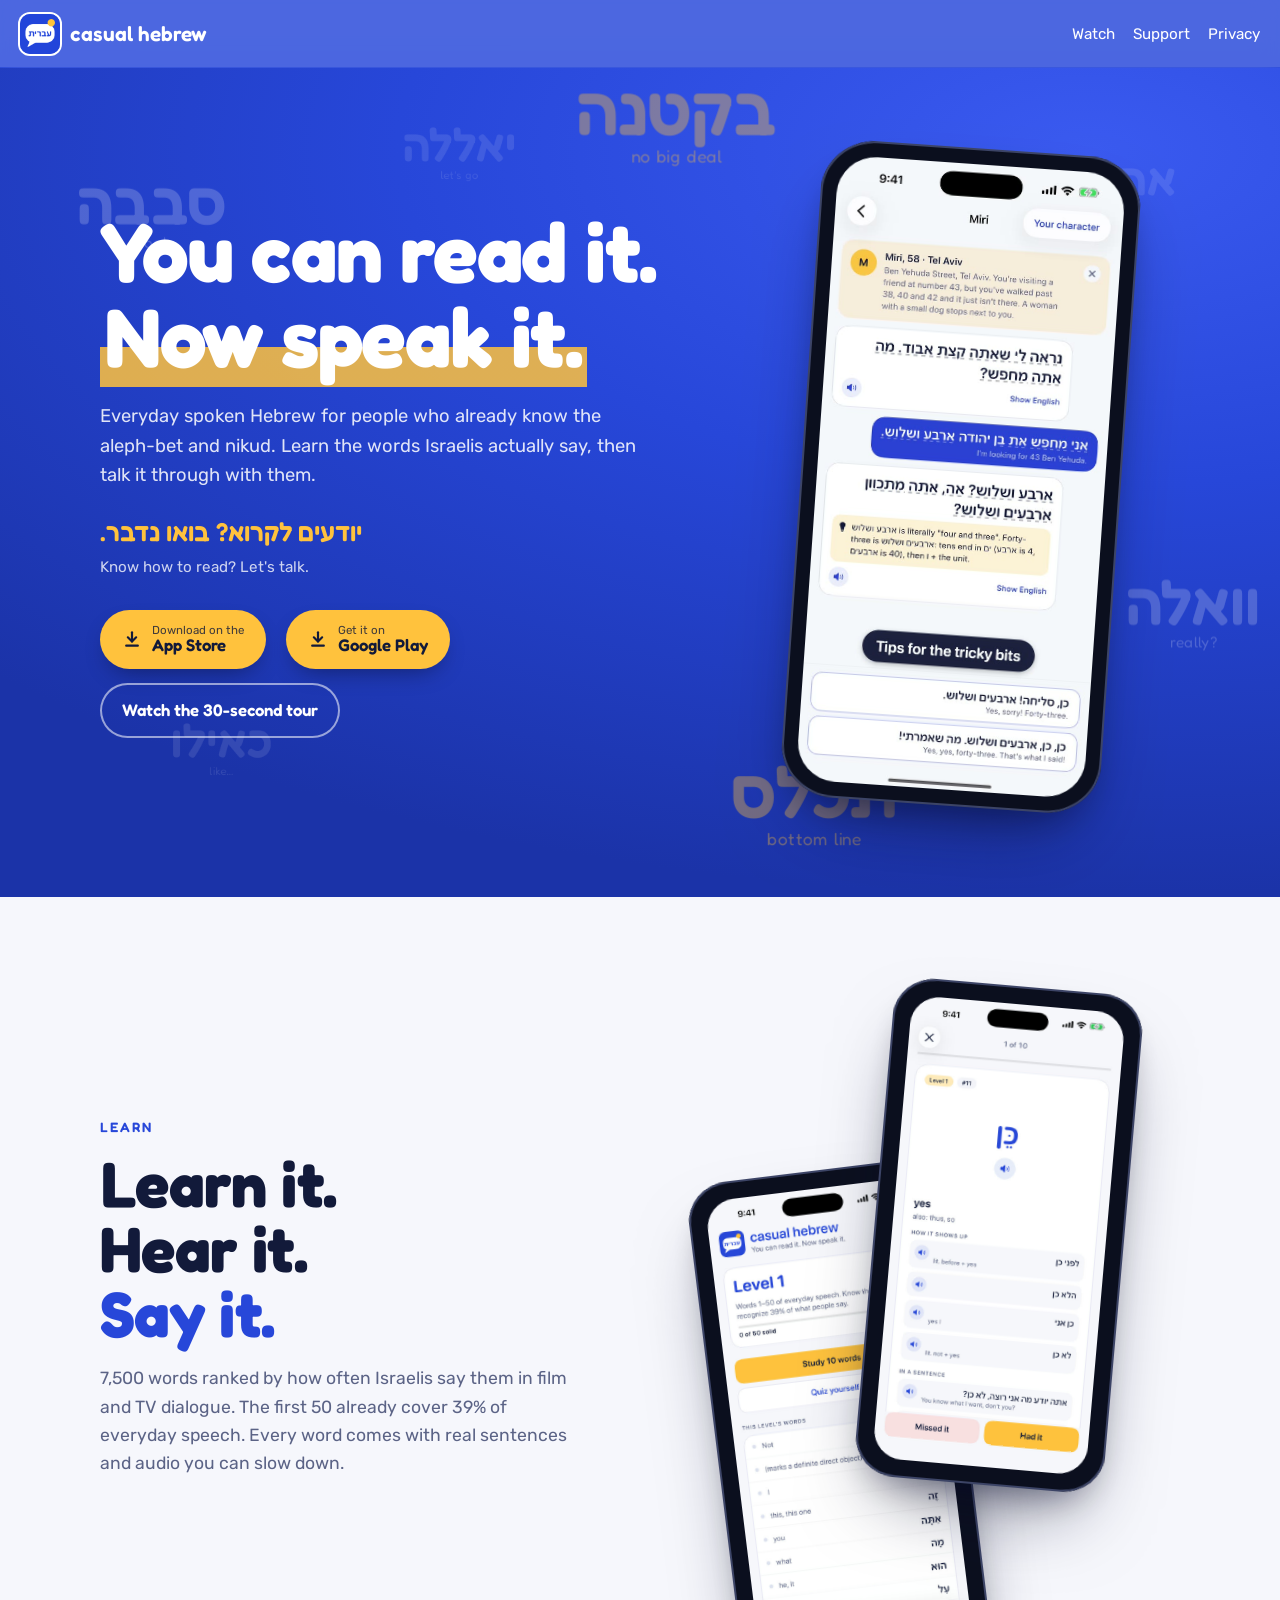
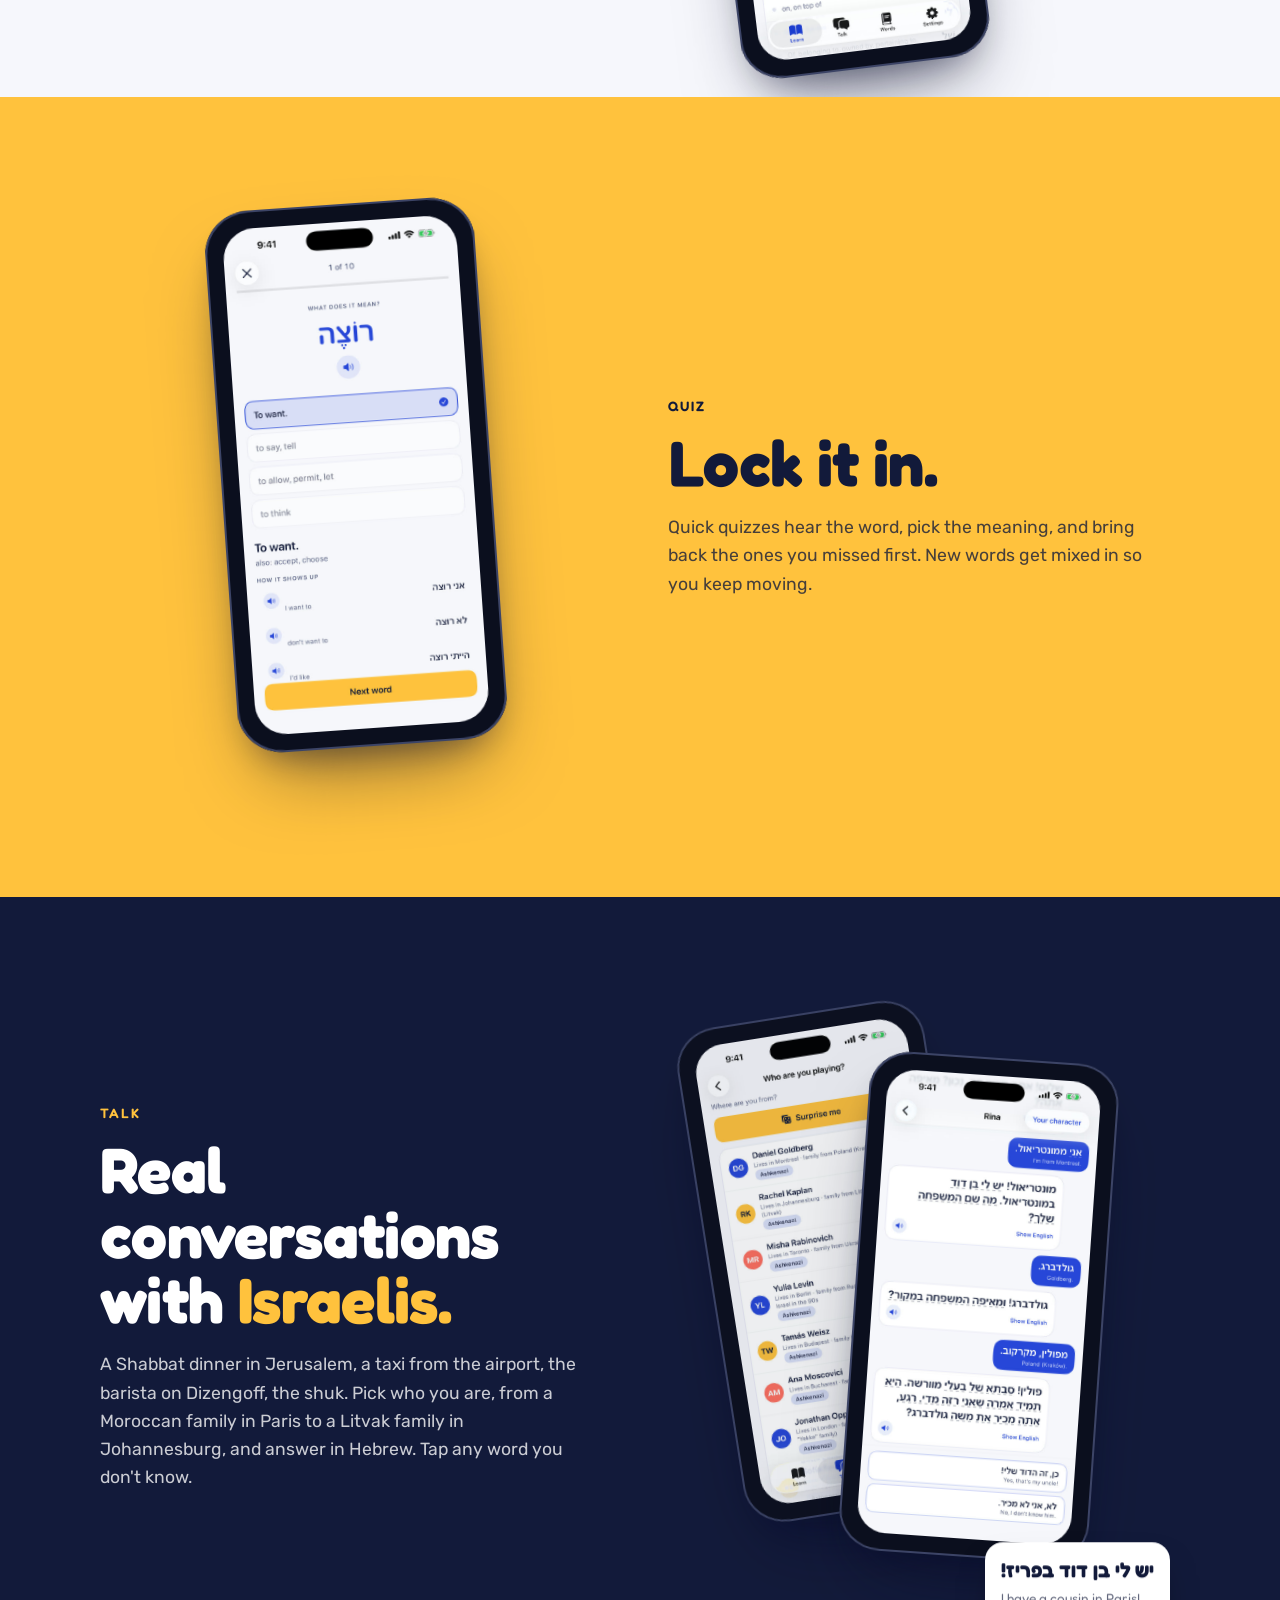
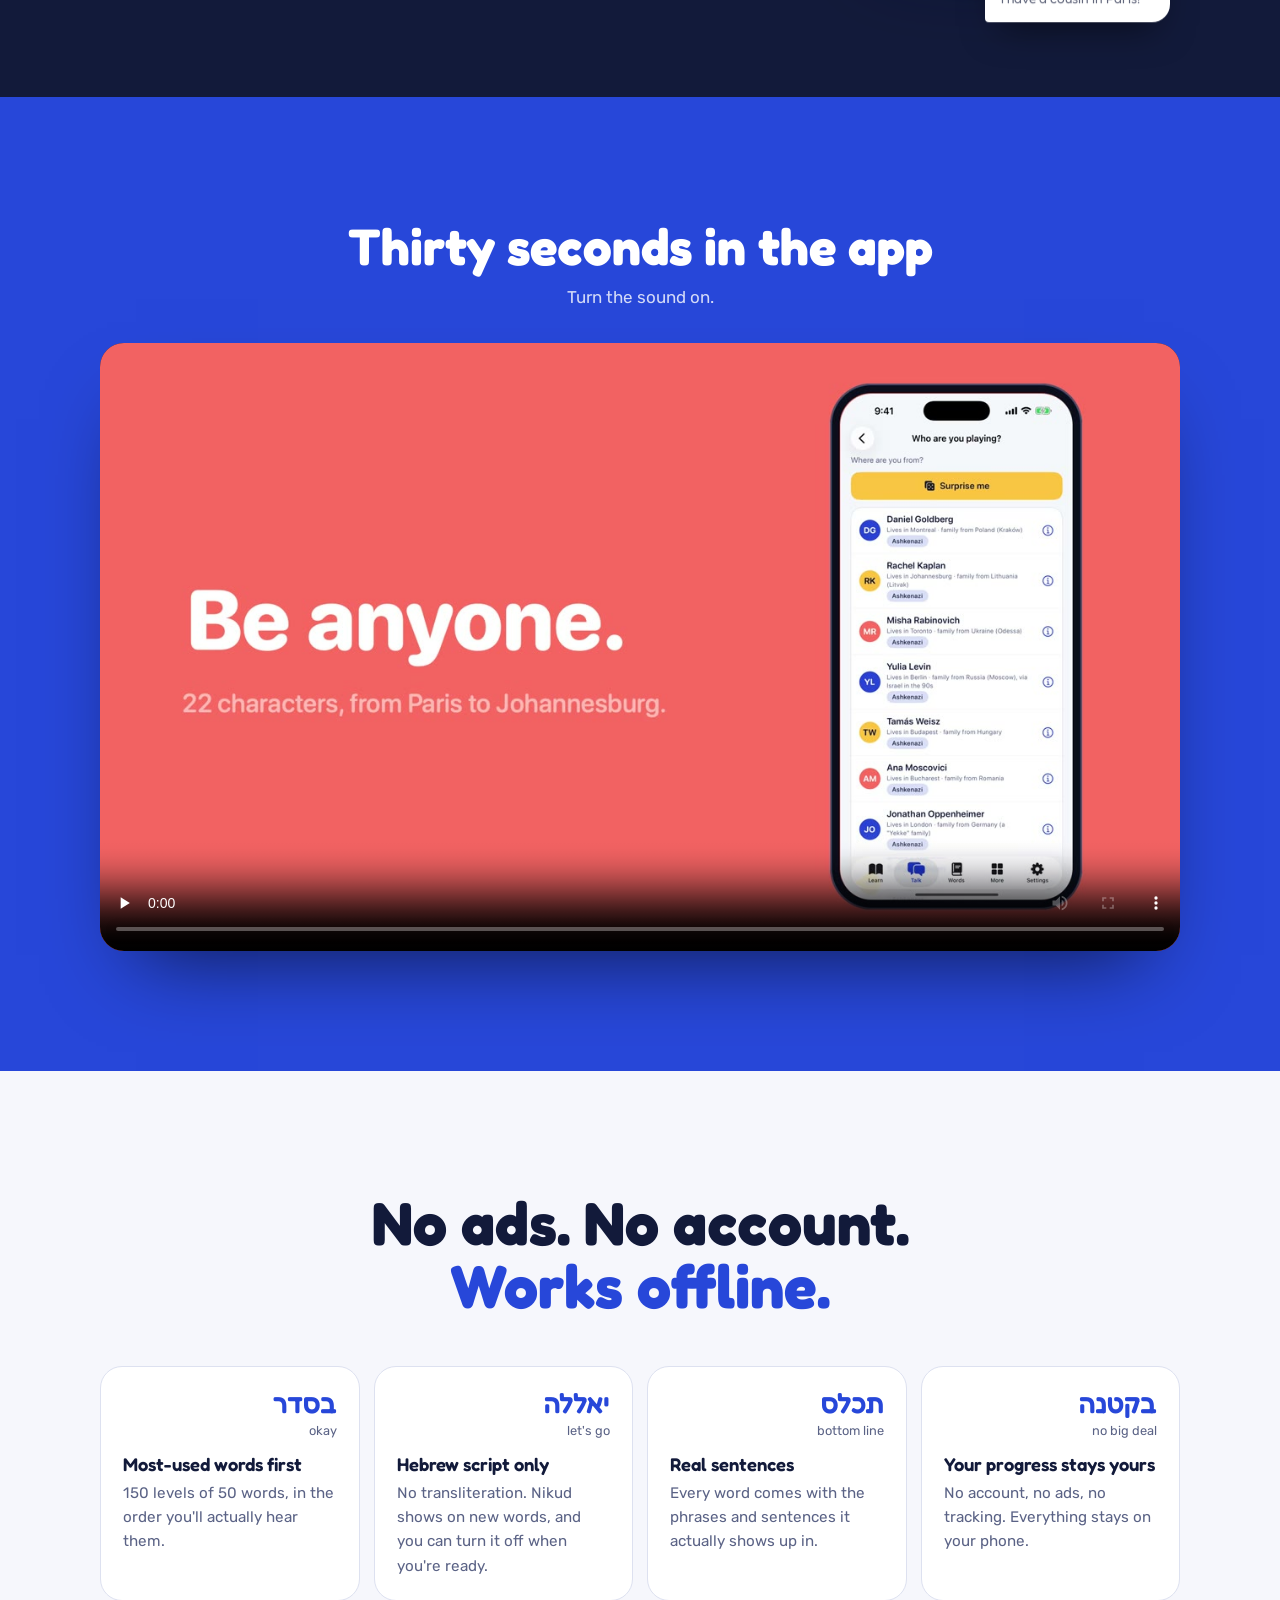
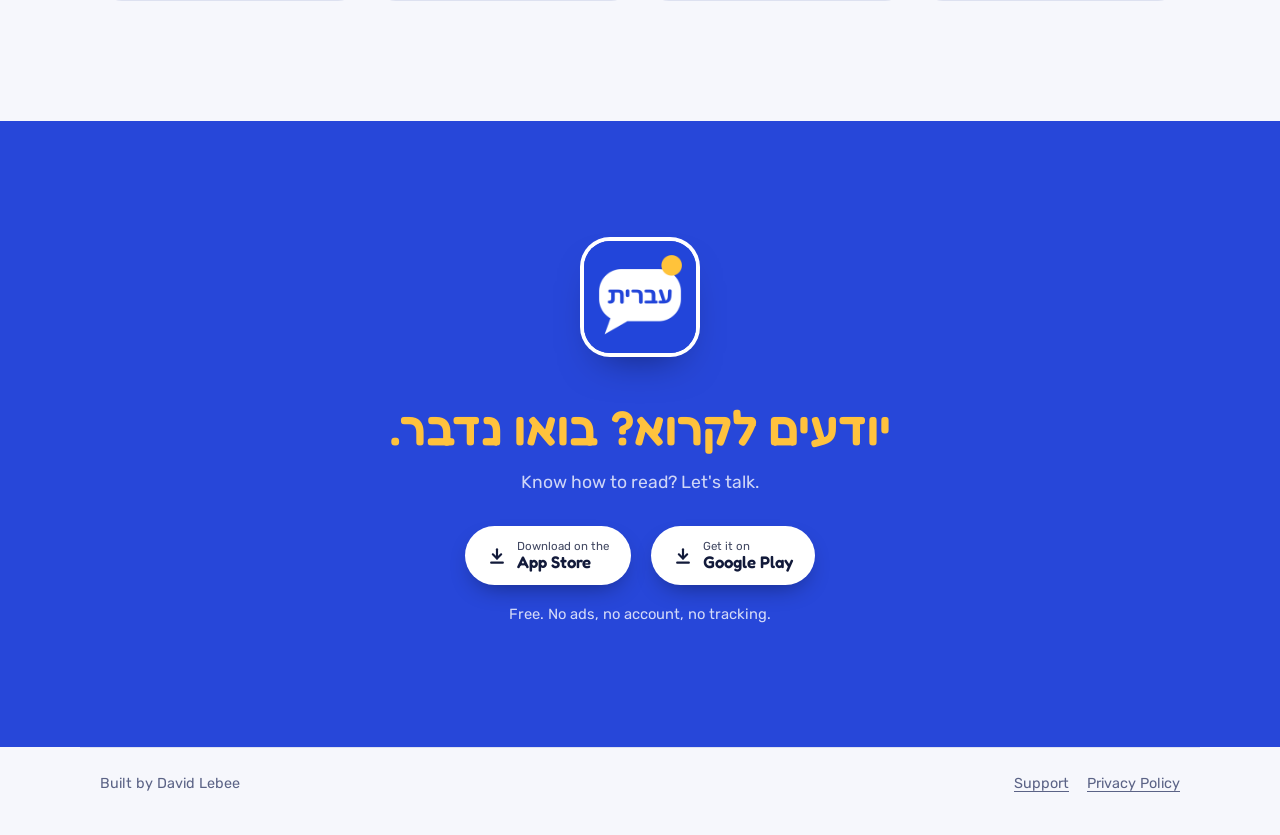
<file: index.html>
<!doctype html>
<html lang="en">
<head>
<meta charset="utf-8">
<meta name="viewport" content="width=device-width, initial-scale=1">
<!-- Google Analytics: page views only. Ads features off; in the EEA, UK and Switzerland analytics cookies are off (consent mode). -->
<script async src="https://www.googletagmanager.com/gtag/js?id=G-H6GBMFFJV8"></script>
<script>
  window.dataLayer = window.dataLayer || [];
  function gtag(){dataLayer.push(arguments);}
  gtag('consent', 'default', {ad_storage: 'denied', ad_user_data: 'denied', ad_personalization: 'denied', analytics_storage: 'denied', region: ['AT', 'BE', 'BG', 'HR', 'CY', 'CZ', 'DK', 'EE', 'FI', 'FR', 'DE', 'GR', 'HU', 'IE', 'IT', 'LV', 'LT', 'LU', 'MT', 'NL', 'PL', 'PT', 'RO', 'SK', 'SI', 'ES', 'SE', 'IS', 'LI', 'NO', 'GB', 'CH']});
  gtag('consent', 'default', {ad_storage: 'denied', ad_user_data: 'denied', ad_personalization: 'denied', analytics_storage: 'granted'});
  gtag('js', new Date());
  gtag('config', 'G-H6GBMFFJV8');
</script>
<meta name="google-site-verification" content="euokknK_9ZBbtA32fum1BeYnq0Tx0ceDlG56UnSWjDA">
<title>Casual Hebrew: Learn Everyday Spoken Hebrew</title>
<meta name="description" content="Everyday spoken Hebrew for people who already read the aleph-bet and nikud. Learn the words Israelis actually say, then talk with them. Built by David Lebee.">
<link rel="canonical" href="https://dlebee.github.io/casual-hebrew-public/">
<meta property="og:type" content="website">
<meta property="og:site_name" content="Casual Hebrew">
<meta property="og:url" content="https://dlebee.github.io/casual-hebrew-public/">
<meta name="twitter:card" content="summary_large_image">
<script type="application/ld+json">
{
 "@context": "https://schema.org",
 "@type": "MobileApplication",
 "name": "Casual Hebrew",
 "url": "https://dlebee.github.io/casual-hebrew-public/",
 "description": "Everyday spoken Hebrew for people who already read the aleph-bet and nikud. Learn the words Israelis actually say, then talk with them. Built by David Lebee.",
 "image": "https://dlebee.github.io/casual-hebrew-public/assets/icon-256.png",
 "operatingSystem": "iOS, Android",
 "applicationCategory": "EducationalApplication",
 "inLanguage": [
  "en"
 ],
 "offers": {
  "@type": "Offer",
  "price": "0",
  "priceCurrency": "USD"
 },
 "author": {
  "@type": "Person",
  "name": "David Lebee"
 },
 "sameAs": [
  "https://apps.apple.com/us/app/casual-hebrew/id6821795696",
  "https://play.google.com/store/apps/details?id=com.davidlebee.casualhebrew"
 ],
 "installUrl": [
  "https://apps.apple.com/us/app/casual-hebrew/id6821795696",
  "https://play.google.com/store/apps/details?id=com.davidlebee.casualhebrew"
 ]
}
</script>
<meta property="og:title" content="Casual Hebrew">
<meta property="og:description" content="You can read it. Now speak it.">
<meta property="og:image" content="https://dlebee.github.io/casual-hebrew-public/assets/reel-poster.jpg">
<link rel="icon" href="assets/favicon.png">
<link rel="apple-touch-icon" href="assets/apple-touch-icon.png">
<link rel="preconnect" href="https://fonts.googleapis.com">
<link rel="preconnect" href="https://fonts.gstatic.com" crossorigin>
<link rel="stylesheet" href="https://fonts.googleapis.com/css2?family=Fredoka:wght@500;600;700&family=Rubik:wght@400;500&display=swap">
<link rel="stylesheet" href="assets/site.css">
</head>
<body class="home">
<header class="top top-float">
  <a class="brand" href="./"><img src="assets/icon-256.png" alt=""><span>casual hebrew</span></a>
  <nav><a href="#tour">Watch</a><a href="support/">Support</a><a href="privacy/">Privacy</a></nav>
</header>

<main>
  <!-- Hero: Hebrew slang drifting at three depths behind the pitch and a phone playing the app. -->
  <section class="hero-x">
    <div class="drift" aria-hidden="true">
      <span class="slang" data-speed="-0.35" style="--x: 6%;  --y: 14%;"><b>סבבה</b><i>cool</i></span>
      <span class="slang far" data-speed="-0.15" style="--x: 30%; --y: 6%;"><b>יאללה</b><i>let's go</i></span>
      <span class="slang near" data-speed="-0.55" style="--x: 58%; --y: 86%;"><b>תכלס</b><i>bottom line</i></span>
      <span class="slang far" data-speed="-0.12" style="--x: 82%; --y: 10%;"><b>אחלה</b><i>great</i></span>
      <span class="slang" data-speed="-0.3" style="--x: 88%; --y: 62%;"><b>וואלה</b><i>really?</i></span>
      <span class="slang far" data-speed="-0.18" style="--x: 12%; --y: 78%;"><b>כאילו</b><i>like…</i></span>
      <span class="slang near" data-speed="-0.6" style="--x: 46%; --y: 4%;"><b>בקטנה</b><i>no big deal</i></span>
      <span class="slang far" data-speed="-0.1" style="--x: 66%; --y: 30%;"><b>בסדר</b><i>okay</i></span>
    </div>
    <div class="wrap hero-grid">
      <div class="hero-copy">
        <h1>You can read it.<br><mark>Now speak it.</mark></h1>
        <p class="hero-lede">Everyday spoken Hebrew for people who already know the aleph-bet and nikud. Learn the words Israelis actually say, then talk it through with them.</p>
        <p class="tagline"><span class="he">יודעים לקרוא? בואו נדבר.</span><span class="en">Know how to read? Let's talk.</span></p>
        <div class="cta">
          <a class="button" href="https://apps.apple.com/us/app/casual-hebrew/id6821795696">
            <svg viewBox="0 0 24 24" fill="none" stroke="currentColor" stroke-width="2.6" stroke-linecap="round" stroke-linejoin="round" aria-hidden="true"><path d="M12 4v11"/><path d="m7 10 5 5 5-5"/><path d="M5 20h14"/></svg>
            <span class="stack"><small>Download on the</small>App Store</span>
          </a>
          <a class="button" href="https://play.google.com/store/apps/details?id=com.davidlebee.casualhebrew">
            <svg viewBox="0 0 24 24" fill="none" stroke="currentColor" stroke-width="2.6" stroke-linecap="round" stroke-linejoin="round" aria-hidden="true"><path d="M12 4v11"/><path d="m7 10 5 5 5-5"/><path d="M5 20h14"/></svg>
            <span class="stack"><small>Get it on</small>Google Play</span>
          </a>
          <a class="button ghost" href="#tour">Watch the 30-second tour</a>
        </div>
      </div>
      <div class="hero-phone" data-speed="0.12">
        <div class="phone">
          <video src="assets/showreel.mp4" poster="assets/showreel-poster.jpg" autoplay muted loop playsinline preload="metadata" aria-label="The app in use: studying a word, a quiz, and a conversation"></video>
        </div>
      </div>
    </div>
  </section>

  <!-- Learn -->
  <section class="band band-ground">
    <div class="wrap split">
      <div class="copy reveal">
        <p class="kicker">Learn</p>
        <h2>Learn it.<br>Hear it.<br><span class="accent">Say it.</span></h2>
        <p>7,500 words ranked by how often Israelis say them in film and TV dialogue. The first 50 already cover 39% of everyday speech. Every word comes with real sentences and audio you can slow down.</p>
      </div>
      <div class="stage">
        <figure class="phone phone-back" data-speed="0.18"><img src="assets/shots/01-learn.jpg" alt="Level 1: the 50 most common words, with Study and Quiz buttons" loading="lazy" width="600" height="1304"></figure>
        <figure class="phone phone-front" data-speed="-0.12"><img src="assets/shots/05-study.jpg" alt="A study card for the word כן, yes, with example phrases" loading="lazy" width="600" height="1304"></figure>
      </div>
    </div>
  </section>

  <!-- Quiz -->
  <section class="band band-sun">
    <div class="wrap split flip">
      <div class="copy reveal">
        <p class="kicker">Quiz</p>
        <h2>Lock it in.</h2>
        <p>Quick quizzes hear the word, pick the meaning, and bring back the ones you missed first. New words get mixed in so you keep moving.</p>
      </div>
      <div class="stage">
        <figure class="phone phone-solo" data-speed="0.14"><img src="assets/shots/06-quiz.jpg" alt="A quiz question for רוצה, with To want marked correct" loading="lazy" width="600" height="1304"></figure>
      </div>
    </div>
  </section>

  <!-- Talk -->
  <section class="band band-ink">
    <div class="wrap split">
      <div class="copy reveal">
        <p class="kicker">Talk</p>
        <h2>Real conversations<br>with <span class="accent">Israelis.</span></h2>
        <p>A Shabbat dinner in Jerusalem, a taxi from the airport, the barista on Dizengoff, the shuk. Pick who you are, from a Moroccan family in Paris to a Litvak family in Johannesburg, and answer in Hebrew. Tap any word you don't know.</p>
      </div>
      <div class="stage stage-fan">
        <figure class="phone fan-left" data-speed="0.22"><img src="assets/shots/03-personas.jpg" alt="Who are you playing? A list of characters and where their families are from" loading="lazy" width="600" height="1304"></figure>
        <figure class="phone fan-mid" data-speed="-0.08"><img src="assets/shots/04-chat.jpg" alt="A conversation with Rina in Hebrew, with English under each line" loading="lazy" width="600" height="1304"></figure>
        <div class="bubble" data-speed="-0.4" aria-hidden="true"><b>יש לי בן דוד בפריז!</b><i>I have a cousin in Paris!</i></div>
      </div>
    </div>
  </section>

  <!-- Tour -->
  <section class="band band-cobalt" id="tour">
    <div class="wrap tour reveal">
      <h2>Thirty seconds in the app</h2>
      <p>Turn the sound on.</p>
      <video class="tour-video" src="assets/reel.mp4" poster="assets/reel-poster.jpg" controls playsinline preload="none" width="1920" height="1080" aria-label="Casual Hebrew marketing reel"></video>
    </div>
  </section>

  <!-- Promise -->
  <section class="band band-ground">
    <div class="wrap">
      <h2 class="promise reveal">No ads. No account.<br><span class="accent">Works offline.</span></h2>
      <div class="features">
        <div class="card reveal">
          <span class="he">בסדר</span><span class="gloss">okay</span>
          <h3>Most-used words first</h3>
          <p>150 levels of 50 words, in the order you'll actually hear them.</p>
        </div>
        <div class="card reveal">
          <span class="he">יאללה</span><span class="gloss">let's go</span>
          <h3>Hebrew script only</h3>
          <p>No transliteration. Nikud shows on new words, and you can turn it off when you're ready.</p>
        </div>
        <div class="card reveal">
          <span class="he">תכלס</span><span class="gloss">bottom line</span>
          <h3>Real sentences</h3>
          <p>Every word comes with the phrases and sentences it actually shows up in.</p>
        </div>
        <div class="card reveal">
          <span class="he">בקטנה</span><span class="gloss">no big deal</span>
          <h3>Your progress stays yours</h3>
          <p>No account, no ads, no tracking. Everything stays on your phone.</p>
        </div>
      </div>
    </div>
  </section>

  <section class="band band-cobalt outro">
    <div class="wrap reveal">
      <img src="assets/icon-256.png" alt="" width="112" height="112">
      <p class="tagline big"><span class="he">יודעים לקרוא? בואו נדבר.</span><span class="en">Know how to read? Let's talk.</span></p>
      <div class="cta center">
        <a class="button white" href="https://apps.apple.com/us/app/casual-hebrew/id6821795696">
          <svg viewBox="0 0 24 24" fill="none" stroke="currentColor" stroke-width="2.6" stroke-linecap="round" stroke-linejoin="round" aria-hidden="true"><path d="M12 4v11"/><path d="m7 10 5 5 5-5"/><path d="M5 20h14"/></svg>
          <span class="stack"><small>Download on the</small>App Store</span>
        </a>
        <a class="button white" href="https://play.google.com/store/apps/details?id=com.davidlebee.casualhebrew">
          <svg viewBox="0 0 24 24" fill="none" stroke="currentColor" stroke-width="2.6" stroke-linecap="round" stroke-linejoin="round" aria-hidden="true"><path d="M12 4v11"/><path d="m7 10 5 5 5-5"/><path d="M5 20h14"/></svg>
          <span class="stack"><small>Get it on</small>Google Play</span>
        </a>
      </div>
      <p class="soon">Free. No ads, no account, no tracking.</p>
    </div>
  </section>
</main>

<footer>
  <span>Built by David Lebee</span>
  <nav><a href="support/">Support</a><a href="privacy/">Privacy Policy</a></nav>
</footer>
<script>
  // Parallax: each [data-speed] element drifts with scroll, relative to the
  // middle of the screen. Reveals: elements fade up once they scroll into view.
  // Both stay off for people who ask for less motion.
  (() => {
    const still = matchMedia("(prefers-reduced-motion: reduce)").matches;
    const reveals = [...document.querySelectorAll(".reveal")];
    if (still) {
      reveals.forEach(el => el.classList.add("shown"));
      document.querySelectorAll("video[autoplay]").forEach(v => { v.removeAttribute("autoplay"); v.pause(); });
      return;
    }
    const movers = [...document.querySelectorAll("[data-speed]")];
    let queued = false;
    const move = () => {
      queued = false;
      const mid = innerHeight / 2;
      for (const el of reveals) {
        if (!el.classList.contains("shown") && el.getBoundingClientRect().top < innerHeight * 0.9) el.classList.add("shown");
      }
      for (const el of movers) {
        const box = el.parentElement.getBoundingClientRect();
        if (box.bottom < -200 || box.top > innerHeight + 200) continue;
        const off = (box.top + box.height / 2 - mid) * parseFloat(el.dataset.speed);
        el.style.setProperty("--py", off.toFixed(1) + "px");
      }
    };
    addEventListener("scroll", () => { if (!queued) { queued = true; requestAnimationFrame(move); } }, { passive: true });
    addEventListener("resize", move);
    move();
  })();
</script>
</body>
</html>
</file>
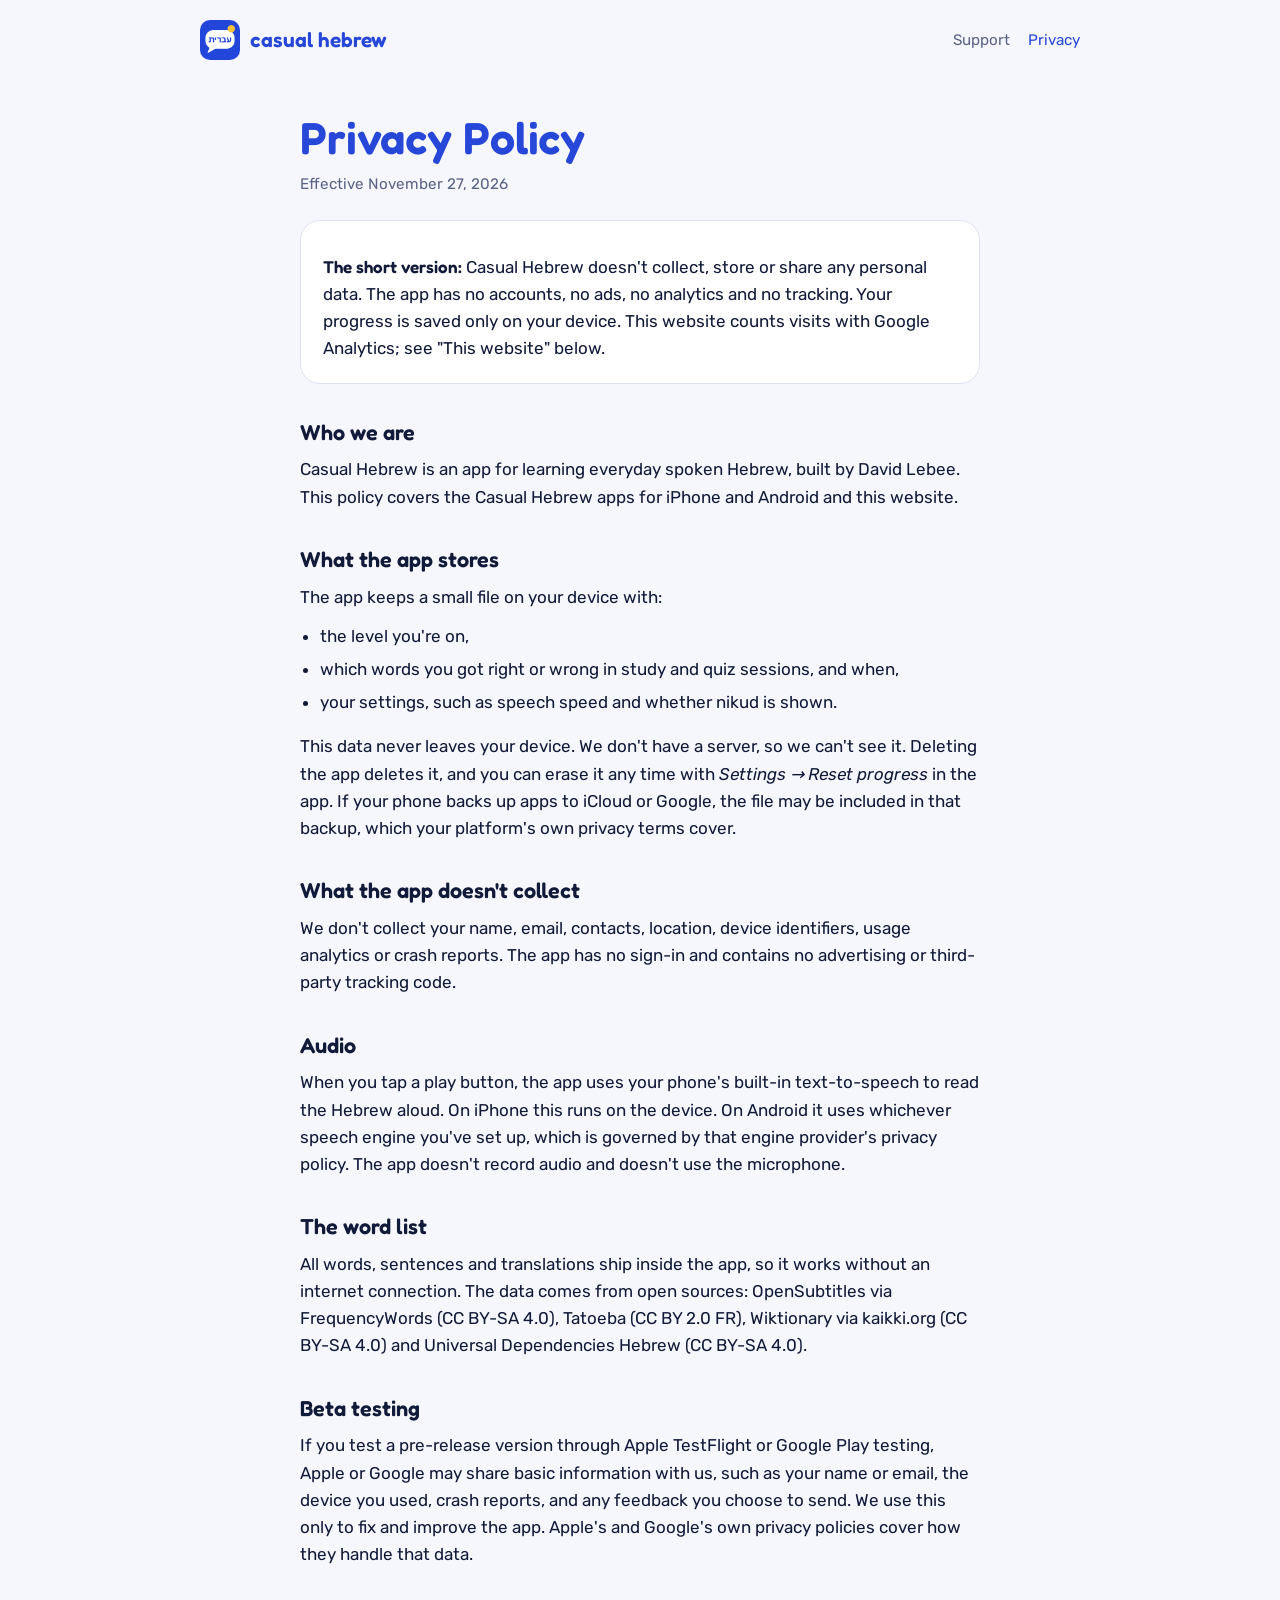
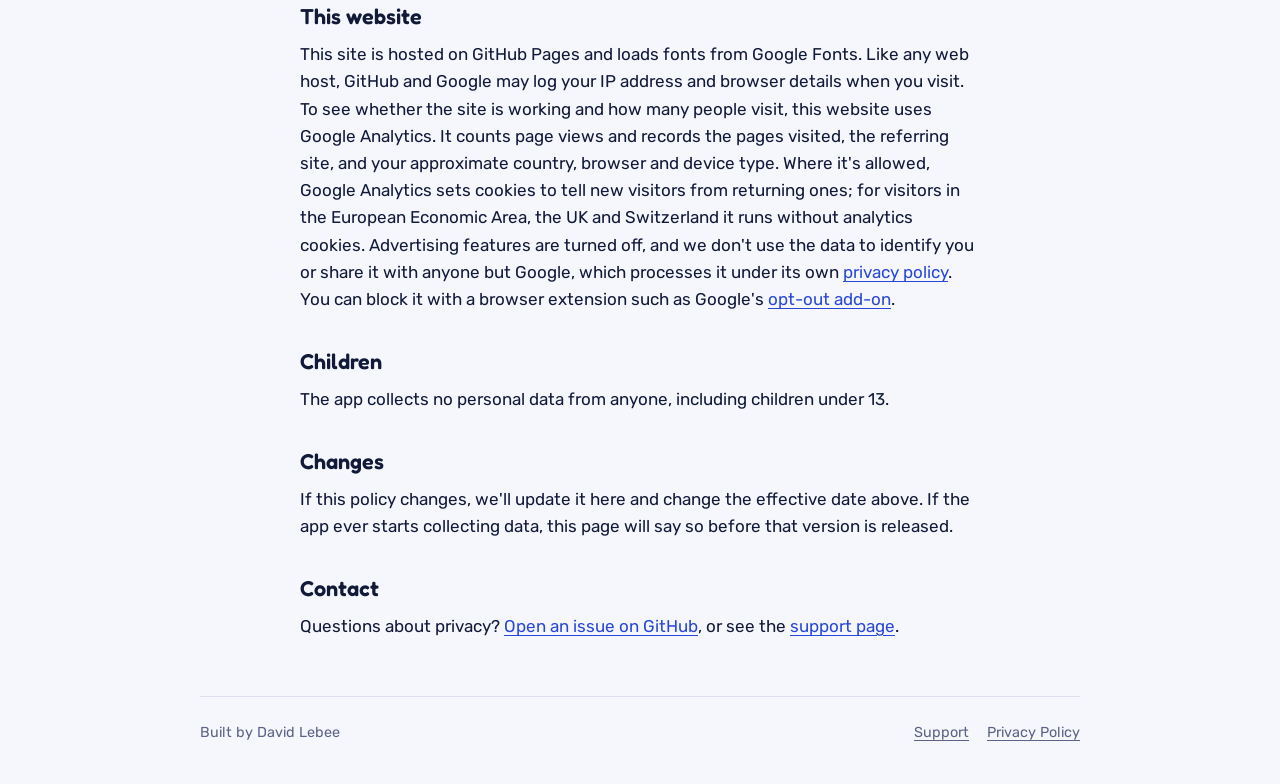
<file: privacy/index.html>
<!doctype html>
<html lang="en">
<head>
<meta charset="utf-8">
<meta name="viewport" content="width=device-width, initial-scale=1">
<!-- Google Analytics: page views only. Ads features off; in the EEA, UK and Switzerland analytics cookies are off (consent mode). -->
<script async src="https://www.googletagmanager.com/gtag/js?id=G-H6GBMFFJV8"></script>
<script>
  window.dataLayer = window.dataLayer || [];
  function gtag(){dataLayer.push(arguments);}
  gtag('consent', 'default', {ad_storage: 'denied', ad_user_data: 'denied', ad_personalization: 'denied', analytics_storage: 'denied', region: ['AT', 'BE', 'BG', 'HR', 'CY', 'CZ', 'DK', 'EE', 'FI', 'FR', 'DE', 'GR', 'HU', 'IE', 'IT', 'LV', 'LT', 'LU', 'MT', 'NL', 'PL', 'PT', 'RO', 'SK', 'SI', 'ES', 'SE', 'IS', 'LI', 'NO', 'GB', 'CH']});
  gtag('consent', 'default', {ad_storage: 'denied', ad_user_data: 'denied', ad_personalization: 'denied', analytics_storage: 'granted'});
  gtag('js', new Date());
  gtag('config', 'G-H6GBMFFJV8');
</script>
<title>Casual Hebrew Privacy Policy</title>
<meta name="description" content="Casual Hebrew collects no personal data. Your progress stays on your device.">
<link rel="canonical" href="https://dlebee.github.io/casual-hebrew-public/privacy/">
<meta property="og:type" content="website">
<meta property="og:site_name" content="Casual Hebrew">
<meta property="og:title" content="Casual Hebrew Privacy Policy">
<meta property="og:description" content="Casual Hebrew collects no personal data. Your progress stays on your device.">
<meta property="og:url" content="https://dlebee.github.io/casual-hebrew-public/privacy/">
<meta property="og:image" content="https://dlebee.github.io/casual-hebrew-public/assets/reel-poster.jpg">
<meta name="twitter:card" content="summary_large_image">
<link rel="icon" href="../assets/favicon.png">
<link rel="apple-touch-icon" href="../assets/apple-touch-icon.png">
<link rel="preconnect" href="https://fonts.googleapis.com">
<link rel="preconnect" href="https://fonts.gstatic.com" crossorigin>
<link rel="stylesheet" href="https://fonts.googleapis.com/css2?family=Fredoka:wght@500;600&family=Rubik:wght@400;500&display=swap">
<link rel="stylesheet" href="../assets/site.css">
</head>
<body>
<header class="top">
  <a class="brand" href="../"><img src="../assets/icon-256.png" alt=""><span>casual hebrew</span></a>
  <nav><a href="../support/">Support</a><a href="./" aria-current="page">Privacy</a></nav>
</header>

<main class="narrow doc">
  <h1>Privacy Policy</h1>
  <p class="meta">Effective November 27, 2026</p>

  <div class="summary">
    <p><b>The short version:</b> Casual Hebrew doesn't collect, store or share any personal data. The app has no accounts, no ads, no analytics and no tracking. Your progress is saved only on your device. This website counts visits with Google Analytics; see "This website" below.</p>
  </div>

  <h2>Who we are</h2>
  <p>Casual Hebrew is an app for learning everyday spoken Hebrew, built by David Lebee. This policy covers the Casual Hebrew apps for iPhone and Android and this website.</p>

  <h2>What the app stores</h2>
  <p>The app keeps a small file on your device with:</p>
  <ul>
    <li>the level you're on,</li>
    <li>which words you got right or wrong in study and quiz sessions, and when,</li>
    <li>your settings, such as speech speed and whether nikud is shown.</li>
  </ul>
  <p>This data never leaves your device. We don't have a server, so we can't see it. Deleting the app deletes it, and you can erase it any time with <em>Settings → Reset progress</em> in the app. If your phone backs up apps to iCloud or Google, the file may be included in that backup, which your platform's own privacy terms cover.</p>

  <h2>What the app doesn't collect</h2>
  <p>We don't collect your name, email, contacts, location, device identifiers, usage analytics or crash reports. The app has no sign-in and contains no advertising or third-party tracking code.</p>

  <h2>Audio</h2>
  <p>When you tap a play button, the app uses your phone's built-in text-to-speech to read the Hebrew aloud. On iPhone this runs on the device. On Android it uses whichever speech engine you've set up, which is governed by that engine provider's privacy policy. The app doesn't record audio and doesn't use the microphone.</p>

  <h2>The word list</h2>
  <p>All words, sentences and translations ship inside the app, so it works without an internet connection. The data comes from open sources: OpenSubtitles via FrequencyWords (CC BY-SA 4.0), Tatoeba (CC BY 2.0 FR), Wiktionary via kaikki.org (CC BY-SA 4.0) and Universal Dependencies Hebrew (CC BY-SA 4.0).</p>

  <h2>Beta testing</h2>
  <p>If you test a pre-release version through Apple TestFlight or Google Play testing, Apple or Google may share basic information with us, such as your name or email, the device you used, crash reports, and any feedback you choose to send. We use this only to fix and improve the app. Apple's and Google's own privacy policies cover how they handle that data.</p>

  <h2>This website</h2>
  <p>This site is hosted on GitHub Pages and loads fonts from Google Fonts. Like any web host, GitHub and Google may log your IP address and browser details when you visit. To see whether the site is working and how many people visit, this website uses Google Analytics. It counts page views and records the pages visited, the referring site, and your approximate country, browser and device type. Where it's allowed, Google Analytics sets cookies to tell new visitors from returning ones; for visitors in the European Economic Area, the UK and Switzerland it runs without analytics cookies. Advertising features are turned off, and we don't use the data to identify you or share it with anyone but Google, which processes it under its own <a href="https://policies.google.com/privacy">privacy policy</a>. You can block it with a browser extension such as Google's <a href="https://tools.google.com/dlpage/gaoptout">opt-out add-on</a>.</p>

  <h2>Children</h2>
  <p>The app collects no personal data from anyone, including children under 13.</p>

  <h2>Changes</h2>
  <p>If this policy changes, we'll update it here and change the effective date above. If the app ever starts collecting data, this page will say so before that version is released.</p>

  <h2>Contact</h2>
  <p>Questions about privacy? <a href="https://github.com/dlebee/casual-hebrew-public/issues">Open an issue on GitHub</a>, or see the <a href="../support/">support page</a>.</p>
</main>

<footer>
  <span>Built by David Lebee</span>
  <nav><a href="../support/">Support</a><a href="./">Privacy Policy</a></nav>
</footer>
</body>
</html>
</file>
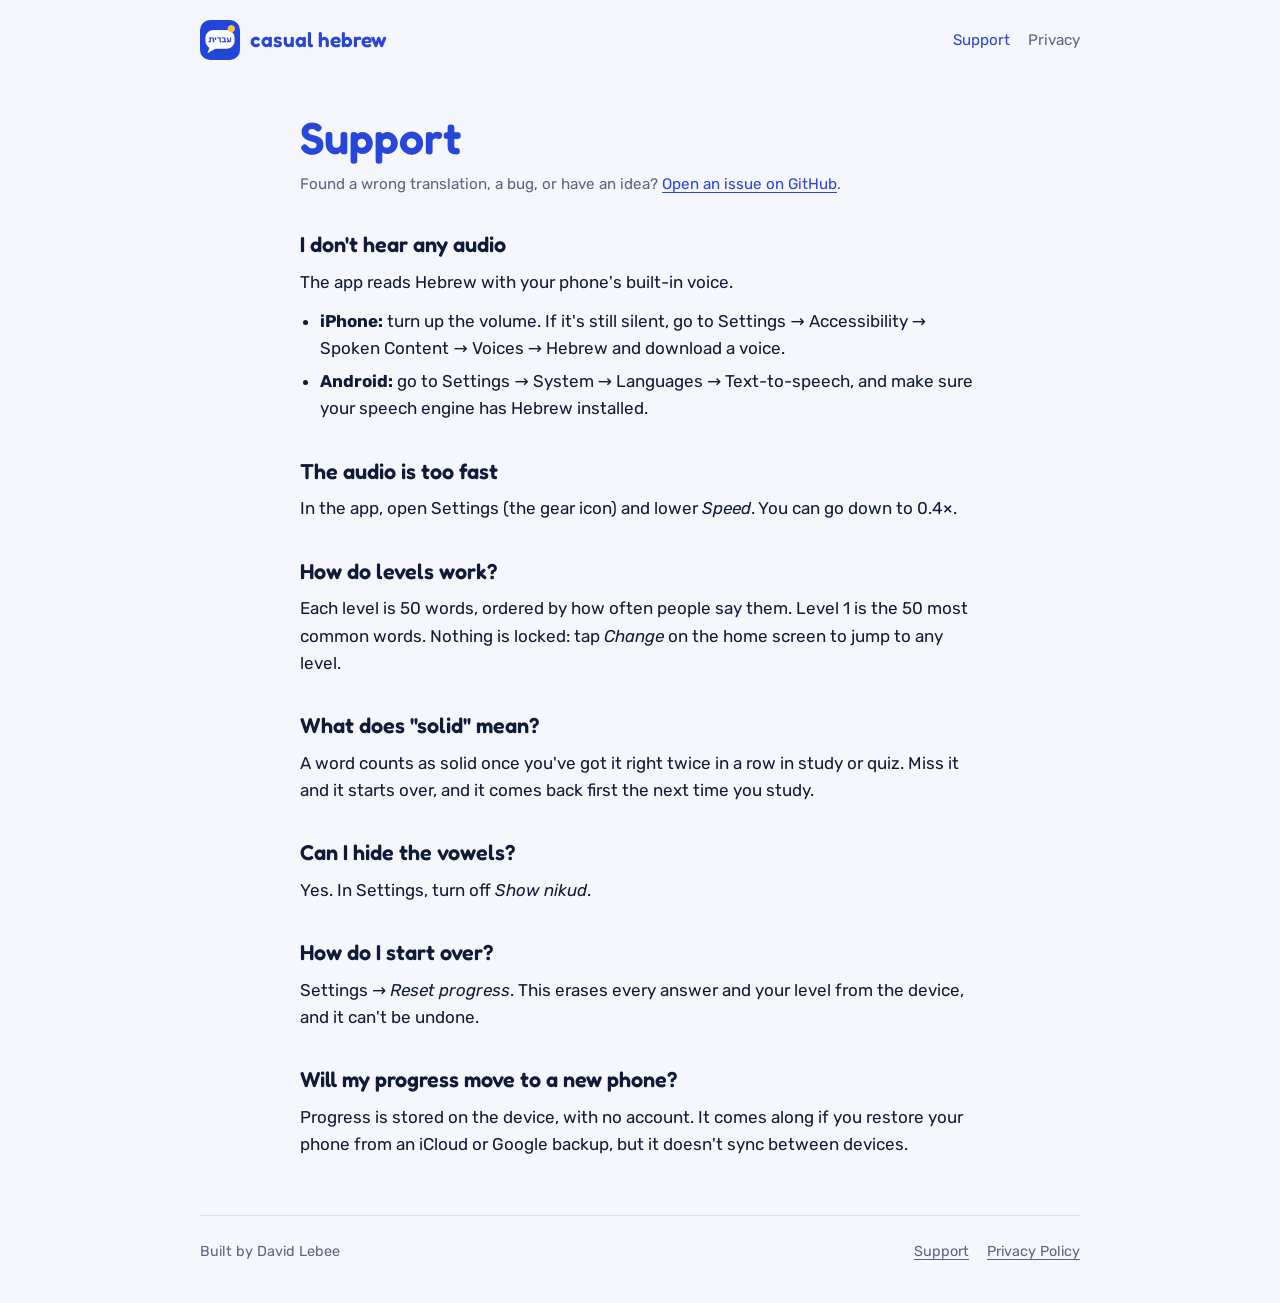
<file: support/index.html>
<!doctype html>
<html lang="en">
<head>
<meta charset="utf-8">
<meta name="viewport" content="width=device-width, initial-scale=1">
<!-- Google Analytics: page views only. Ads features off; in the EEA, UK and Switzerland analytics cookies are off (consent mode). -->
<script async src="https://www.googletagmanager.com/gtag/js?id=G-H6GBMFFJV8"></script>
<script>
  window.dataLayer = window.dataLayer || [];
  function gtag(){dataLayer.push(arguments);}
  gtag('consent', 'default', {ad_storage: 'denied', ad_user_data: 'denied', ad_personalization: 'denied', analytics_storage: 'denied', region: ['AT', 'BE', 'BG', 'HR', 'CY', 'CZ', 'DK', 'EE', 'FI', 'FR', 'DE', 'GR', 'HU', 'IE', 'IT', 'LV', 'LT', 'LU', 'MT', 'NL', 'PL', 'PT', 'RO', 'SK', 'SI', 'ES', 'SE', 'IS', 'LI', 'NO', 'GB', 'CH']});
  gtag('consent', 'default', {ad_storage: 'denied', ad_user_data: 'denied', ad_personalization: 'denied', analytics_storage: 'granted'});
  gtag('js', new Date());
  gtag('config', 'G-H6GBMFFJV8');
</script>
<title>Casual Hebrew Support</title>
<meta name="description" content="Answers to common questions about Casual Hebrew, the everyday spoken Hebrew app for iPhone and Android, and how to get in touch.">
<link rel="canonical" href="https://dlebee.github.io/casual-hebrew-public/support/">
<meta property="og:type" content="website">
<meta property="og:site_name" content="Casual Hebrew">
<meta property="og:title" content="Casual Hebrew Support">
<meta property="og:description" content="Answers to common questions about Casual Hebrew, the everyday spoken Hebrew app for iPhone and Android, and how to get in touch.">
<meta property="og:url" content="https://dlebee.github.io/casual-hebrew-public/support/">
<meta property="og:image" content="https://dlebee.github.io/casual-hebrew-public/assets/reel-poster.jpg">
<meta name="twitter:card" content="summary_large_image">
<link rel="icon" href="../assets/favicon.png">
<link rel="apple-touch-icon" href="../assets/apple-touch-icon.png">
<link rel="preconnect" href="https://fonts.googleapis.com">
<link rel="preconnect" href="https://fonts.gstatic.com" crossorigin>
<link rel="stylesheet" href="https://fonts.googleapis.com/css2?family=Fredoka:wght@500;600&family=Rubik:wght@400;500&display=swap">
<link rel="stylesheet" href="../assets/site.css">
</head>
<body>
<header class="top">
  <a class="brand" href="../"><img src="../assets/icon-256.png" alt=""><span>casual hebrew</span></a>
  <nav><a href="./" aria-current="page">Support</a><a href="../privacy/">Privacy</a></nav>
</header>

<main class="narrow doc">
  <h1>Support</h1>
  <p class="meta">Found a wrong translation, a bug, or have an idea? <a href="https://github.com/dlebee/casual-hebrew-public/issues/new">Open an issue on GitHub</a>.</p>

  <h2>I don't hear any audio</h2>
  <p>The app reads Hebrew with your phone's built-in voice.</p>
  <ul>
    <li><b>iPhone:</b> turn up the volume. If it's still silent, go to Settings → Accessibility → Spoken Content → Voices → Hebrew and download a voice.</li>
    <li><b>Android:</b> go to Settings → System → Languages → Text-to-speech, and make sure your speech engine has Hebrew installed.</li>
  </ul>

  <h2>The audio is too fast</h2>
  <p>In the app, open Settings (the gear icon) and lower <em>Speed</em>. You can go down to 0.4×.</p>

  <h2>How do levels work?</h2>
  <p>Each level is 50 words, ordered by how often people say them. Level 1 is the 50 most common words. Nothing is locked: tap <em>Change</em> on the home screen to jump to any level.</p>

  <h2>What does "solid" mean?</h2>
  <p>A word counts as solid once you've got it right twice in a row in study or quiz. Miss it and it starts over, and it comes back first the next time you study.</p>

  <h2>Can I hide the vowels?</h2>
  <p>Yes. In Settings, turn off <em>Show nikud</em>.</p>

  <h2>How do I start over?</h2>
  <p>Settings → <em>Reset progress</em>. This erases every answer and your level from the device, and it can't be undone.</p>

  <h2>Will my progress move to a new phone?</h2>
  <p>Progress is stored on the device, with no account. It comes along if you restore your phone from an iCloud or Google backup, but it doesn't sync between devices.</p>
</main>

<footer>
  <span>Built by David Lebee</span>
  <nav><a href="./">Support</a><a href="../privacy/">Privacy Policy</a></nav>
</footer>
</body>
</html>
</file>
<file: assets/site.css>
/* Casual Hebrew site. Tokens match brand-kit/brand-sheet.html in casual-hebrew-app. */
:root {
  --cobalt: #2747D9;
  --sun: #FFC23D;
  --sabra: #FF6F61;
  --ink: #121A3A;
  --mute: #5B6386;
  --ground: #F6F7FC;
  --panel: #FFFFFF;
  --line: #DDE1F0;
  --highlight: #FFC23D;
  --display: "Fredoka", "Rubik", ui-rounded, system-ui, sans-serif;
  --body: "Rubik", "Segoe UI", system-ui, sans-serif;
  /* The brand's own colors, the same in light and dark mode, for the home page's color bands. */
  --b-cobalt: #2747D9; --b-sun: #FFC23D; --b-ink: #121A3A; --b-sabra: #FF6F61;
  color-scheme: light;
}
@media (prefers-color-scheme: dark) {
  :root {
    --cobalt: #5B78FF; --sun: #FFC94F; --sabra: #FF8476; --ink: #EEF0FA;
    --mute: #A3AACB; --ground: #0C1230; --panel: #151C42; --line: #262F5E;
    --highlight: rgba(255, 201, 79, .32);
    color-scheme: dark;
  }
}

* { box-sizing: border-box; }
html { -webkit-text-size-adjust: 100%; }
body {
  margin: 0;
  background: var(--ground);
  color: var(--ink);
  font: 17px/1.6 var(--body);
  padding-inline: 20px;
}
a { color: var(--cobalt); text-underline-offset: 3px; }
a:focus-visible, button:focus-visible { outline: 3px solid var(--sun); outline-offset: 2px; border-radius: 6px; }
h1, h2, h3 { font-family: var(--display); line-height: 1.15; text-wrap: balance; margin: 0; }
p { margin: 0; }
.he { font-family: var(--display); direction: rtl; unicode-bidi: isolate; }

.wrap { max-width: 880px; margin: 0 auto; }
.narrow { max-width: 680px; margin: 0 auto; }

/* header */
.top {
  display: flex; align-items: center; justify-content: space-between; gap: 16px;
  padding-block: 20px; max-width: 880px; margin: 0 auto;
}
.brand { display: flex; align-items: center; gap: 10px; text-decoration: none; color: var(--cobalt); }
.brand img { width: 40px; height: 40px; border-radius: 10px; }
.brand span { font-family: var(--display); font-weight: 600; font-size: 1.3rem; }
.top nav { display: flex; gap: 18px; font-size: .95rem; }
.top nav a { color: var(--mute); text-decoration: none; }
.top nav a:hover, .top nav a[aria-current="page"] { color: var(--cobalt); }

/* long-form pages */
.doc { padding-block: 32px 56px; }
.doc h1 { font-size: clamp(2rem, 5vw, 2.8rem); font-weight: 600; color: var(--cobalt); }
.doc .meta { color: var(--mute); margin-top: 8px; font-size: .95rem; }
.doc h2 { font-size: 1.35rem; font-weight: 600; margin-top: 36px; }
.doc p, .doc ul { margin-top: 12px; }
.doc ul { padding-left: 1.2em; }
.doc li + li { margin-top: 6px; }
.summary { background: var(--panel); border: 1px solid var(--line); border-radius: 20px; padding: 20px 22px; margin-top: 24px; }
.summary b { font-family: var(--display); font-weight: 600; }

footer {
  border-top: 1px solid var(--line); padding-block: 24px 40px; max-width: 880px; margin: 0 auto;
  display: flex; justify-content: space-between; flex-wrap: wrap; gap: 12px; color: var(--mute); font-size: .9rem;
}
footer nav { display: flex; gap: 18px; }
footer a { color: var(--mute); }

@media (max-width: 640px) {
  .top nav { gap: 14px; }
}

/* ---------- home page ---------- */
body.home { padding-inline: 0; overflow-x: clip; }
.home .wrap { max-width: 1120px; margin: 0 auto; padding-inline: 20px; }
.home footer { padding-inline: 20px; max-width: 1120px; }
[data-speed] { translate: 0 var(--py, 0); will-change: translate; }

.top-float {
  position: sticky; top: 0; z-index: 10; max-width: none; padding: 14px 20px;
  background: color-mix(in srgb, var(--b-cobalt) 82%, transparent);
  -webkit-backdrop-filter: blur(14px) saturate(1.2); backdrop-filter: blur(14px) saturate(1.2);
}
.top-float .brand, .top-float nav a { color: #fff; }
.top-float nav a:hover { color: var(--b-sun); }
.top-float .brand img { box-shadow: 0 0 0 2px #fff; }

/* hero */
.hero-x {
  position: relative; isolation: isolate; overflow: hidden; color: #fff;
  background: radial-gradient(120% 90% at 85% 10%, #3a5af0 0%, var(--b-cobalt) 45%, #1b33a8 100%);
  padding-block: 56px 72px; margin-top: -1px;
}
.drift { position: absolute; inset: 0; z-index: -1; pointer-events: none; }
.slang {
  position: absolute; left: var(--x); top: var(--y);
  display: flex; flex-direction: column; align-items: center; gap: 2px;
  color: rgba(255, 255, 255, .2); font-family: var(--display); line-height: 1;
}
.slang b { font-size: clamp(2.2rem, 5vw, 3.8rem); font-weight: 600; direction: rtl; }
.slang i { font-style: normal; font-size: .95rem; letter-spacing: .02em; }
.slang.far { color: rgba(255, 255, 255, .11); transform: scale(.75); }
.slang.near { color: rgba(255, 194, 61, .38); transform: scale(1.15); }

.hero-grid { display: grid; grid-template-columns: 1.15fr .85fr; gap: 48px; align-items: center; min-height: min(78svh, 760px); }
.hero-copy { animation: rise .8s cubic-bezier(.2, .7, .2, 1) both; }
.hero-phone .phone { animation: rise 1s .15s cubic-bezier(.2, .7, .2, 1) both; }
@keyframes rise { from { opacity: 0; translate: 0 32px; } }
.hero-copy h1 { font-size: clamp(2.8rem, 7vw, 5.2rem); font-weight: 700; letter-spacing: -.015em; line-height: 1.02; }
.hero-copy h1 mark { background: linear-gradient(transparent 60%, rgba(255, 194, 61, .85) 60%); color: inherit; padding-inline: .06em; }
.hero-lede { margin-top: 22px; font-size: 1.15rem; max-width: 46ch; color: rgba(255, 255, 255, .86); }
.tagline { margin-top: 22px; display: flex; flex-direction: column; gap: 2px; }
.tagline .he { font-size: 1.6rem; font-weight: 600; color: var(--b-sun); text-align: left; }
.tagline .en { font-size: .95rem; color: rgba(255, 255, 255, .78); }
.tagline.big .he { font-size: clamp(2rem, 5vw, 3rem); text-align: center; }
.tagline.big .en { font-size: 1.1rem; text-align: center; }
.cta { margin-top: 30px; display: flex; flex-wrap: wrap; align-items: center; gap: 14px 20px; }
.button {
  display: inline-block; padding: 14px 22px; border-radius: 999px; background: var(--b-sun); color: var(--b-ink);
  font-family: var(--display); font-weight: 600; font-size: 1.05rem; text-decoration: none;
  box-shadow: 0 10px 24px -10px rgba(0, 0, 0, .45); transition: transform .2s ease, box-shadow .2s ease;
}
.button:hover { transform: translateY(-2px); box-shadow: 0 14px 28px -12px rgba(0, 0, 0, .5); }
.button { display: inline-flex; align-items: center; gap: 10px; }
.button svg { width: 20px; height: 20px; flex: none; }
.button .stack { display: flex; flex-direction: column; line-height: 1.1; text-align: left; }
.button .stack small { font-family: var(--body); font-weight: 400; font-size: .72rem; opacity: .8; }
.button.white { background: #fff; color: var(--b-ink); }
.button.ghost { background: transparent; color: #fff; box-shadow: inset 0 0 0 2px rgba(255, 255, 255, .55); }
.button.ghost:hover { box-shadow: inset 0 0 0 2px #fff; }
.cta.center { justify-content: center; }
.soon { font-size: .92rem; color: rgba(255, 255, 255, .8); }
.hero-phone { display: flex; justify-content: center; }
.hero-phone .phone { width: min(320px, 78vw); transform: rotate(4deg); }

/* phone mockup around a screenshot or video */
.phone {
  margin: 0; padding: 3.6%; background: #0B0F1E; border-radius: 17% / 7.9%;
  box-shadow: 0 0 0 2px #3c4466 inset, 0 40px 80px -30px rgba(8, 12, 40, .6), 0 18px 36px -18px rgba(8, 12, 40, .45);
}
.phone img, .phone video { display: block; width: 100%; height: auto; border-radius: 13.5% / 6.2%; background: #F6F7FC; aspect-ratio: 1320 / 2868; object-fit: cover; }

/* color bands */
.band { padding-block: clamp(64px, 10vw, 120px); position: relative; overflow: hidden; }
.band-ground { background: var(--ground); }
.band-sun { background: var(--b-sun); color: var(--b-ink); }
.band-ink { background: var(--b-ink); color: #fff; }
.band-cobalt { background: var(--b-cobalt); color: #fff; }
.split { display: grid; grid-template-columns: 1fr 1fr; gap: 56px; align-items: center; }
.split.flip .copy { order: 2; }
.copy h2 { font-size: clamp(2.4rem, 5.5vw, 4rem); font-weight: 700; line-height: 1.02; letter-spacing: -.01em; }
.copy p:not(.kicker) { margin-top: 18px; font-size: 1.1rem; max-width: 44ch; color: var(--mute); }
.band-sun .copy p:not(.kicker) { color: rgba(18, 26, 58, .78); }
.band-ink .copy p:not(.kicker) { color: rgba(255, 255, 255, .78); }
.kicker { font-family: var(--display); font-weight: 600; text-transform: uppercase; letter-spacing: .14em; font-size: .85rem; margin-bottom: 12px; color: var(--cobalt); }
.band-sun .kicker { color: var(--b-ink); }
.band-ink .kicker { color: var(--b-sun); }
.accent { color: var(--cobalt); }
.band-ink .accent { color: var(--b-sun); }

.stage { position: relative; min-height: 560px; display: flex; justify-content: center; align-items: center; }
.stage .phone { position: absolute; width: min(250px, 42vw); }
.phone-back { transform: translate(-34%, -6%) rotate(-7deg); }
.phone-front { transform: translate(30%, 8%) rotate(5deg); }
.stage .phone-solo { position: relative; width: min(270px, 60vw); transform: rotate(-4deg); }
.fan-left { transform: translate(-36%, 4%) rotate(-9deg); opacity: .92; }
.fan-mid { transform: translate(22%, -2%) rotate(4deg); }
.bubble {
  position: absolute; right: 2%; bottom: 10%; z-index: 2; display: flex; flex-direction: column; gap: 2px;
  background: #fff; color: var(--b-ink); padding: 12px 16px; border-radius: 18px 18px 18px 4px;
  box-shadow: 0 18px 36px -14px rgba(0, 0, 0, .55); font-family: var(--display);
}
.bubble b { font-size: 1.25rem; direction: rtl; text-align: right; }
.bubble i { font-style: normal; font-size: .85rem; color: var(--b-ink); opacity: .65; }

/* tour */
.tour { text-align: center; }
.tour h2 { font-size: clamp(2rem, 5vw, 3.2rem); font-weight: 700; }
.tour p { margin-top: 8px; color: rgba(255, 255, 255, .8); }
.tour-video {
  display: block; width: 100%; height: auto; aspect-ratio: 16 / 9; margin-top: 32px; border-radius: 24px;
  background: var(--b-ink); box-shadow: 0 40px 80px -36px rgba(0, 0, 0, .65);
}

/* promise and features */
.promise { font-size: clamp(2.2rem, 5.5vw, 3.8rem); font-weight: 700; line-height: 1.05; text-align: center; margin-bottom: 48px; }
.features { display: grid; grid-template-columns: repeat(auto-fit, minmax(230px, 1fr)); gap: 14px; }
.card { background: var(--panel); border: 1px solid var(--line); border-radius: 22px; padding: 22px; display: flex; flex-direction: column; gap: 6px; min-width: 0; }
.card h3 { font-size: 1.15rem; font-weight: 600; margin-top: 6px; }
.card p { color: var(--mute); font-size: .95rem; }
.card .he { font-size: 1.7rem; font-weight: 600; color: var(--cobalt); text-align: right; line-height: 1.1; }
.card .gloss { font-size: .8rem; color: var(--mute); text-align: right; margin-top: -4px; }

.outro { text-align: center; }
.outro img { border-radius: 26px; box-shadow: 0 0 0 4px #fff, 0 20px 40px -18px rgba(0, 0, 0, .5); }
.outro .tagline { align-items: center; margin-top: 28px; }
.outro .soon { margin-top: 18px; }

/* reveal on scroll */
.reveal { opacity: 0; transform: translateY(28px); transition: opacity .7s ease, transform .7s cubic-bezier(.2, .7, .2, 1); }
.reveal.shown { opacity: 1; transform: none; }
.features .card.reveal:nth-child(2) { transition-delay: .08s; }
.features .card.reveal:nth-child(3) { transition-delay: .16s; }
.features .card.reveal:nth-child(4) { transition-delay: .24s; }

@media (max-width: 860px) {
  .hero-grid, .split { grid-template-columns: 1fr; gap: 36px; min-height: 0; }
  .split.flip .copy { order: 0; }
  .hero-phone .phone { width: min(250px, 64vw); }
  .stage { min-height: 470px; }
  .stage .phone { width: min(210px, 50vw); }
  .bubble { right: 0; bottom: 4%; }
  .bubble b { font-size: 1.05rem; }
}
@media (max-width: 520px) {
  .top-float .brand span { font-size: 1.1rem; }
  .top-float nav a[href="#tour"] { display: none; }
  .slang, .slang.far, .slang.near { color: rgba(255, 255, 255, .1); }
}
@media (prefers-reduced-motion: reduce) {
  [data-speed] { translate: none; }
  .hero-copy, .hero-phone .phone { animation: none; }
  .reveal { opacity: 1; transform: none; transition: none; }
  .button { transition: none; }
}
</file>
